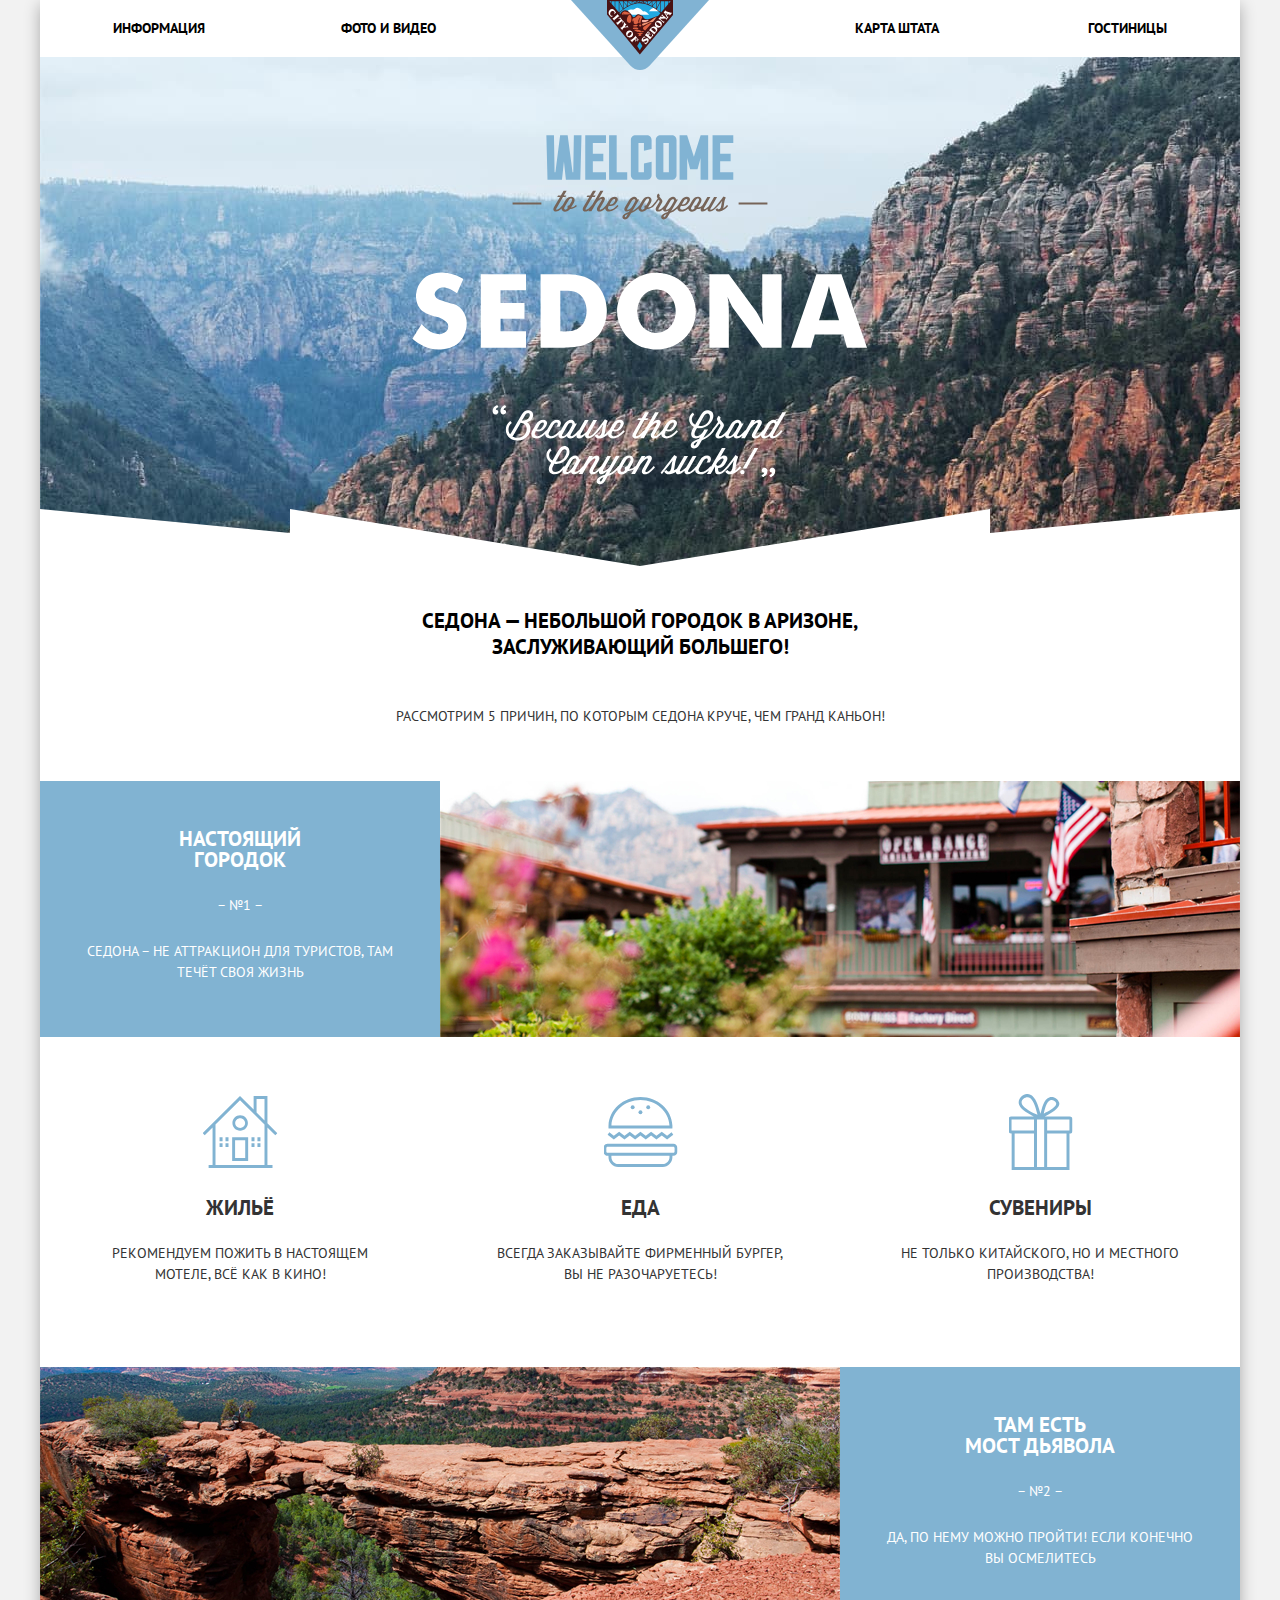
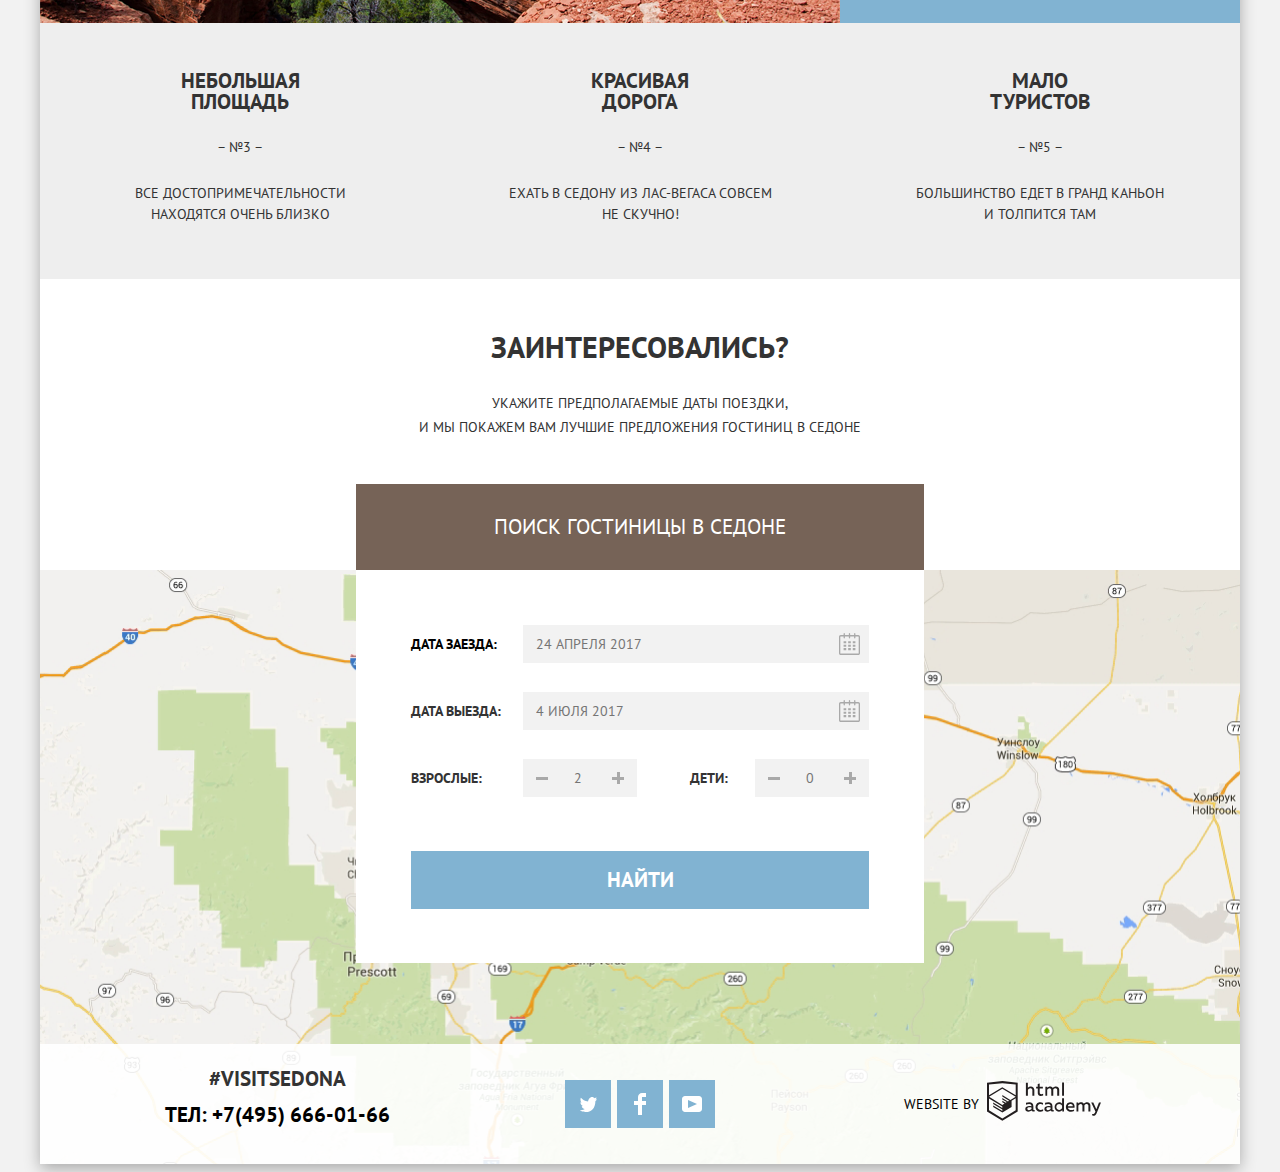
<file: index.html>
<!DOCTYPE html>
<html class="page" lang="ru">
  <head>
    <meta charset="utf-8">
    <title>HTML Academy: Седона</title>
    <link href="https://fonts.googleapis.com/css2?family=PT+Sans:wght@400;700&display=swap" rel="stylesheet">
    <link href="css/normalize_min.css" rel="stylesheet">
    <link href="css/style_min.css" rel="stylesheet">
  </head>
  <body class="page_body">
    <div class="container">
    <header class="header">
          <div class="logo_Sedona_container">
            <a>
              <img src="img/logo_sedona.svg" width="138" height="70" alt="Логотип City of Sedona">
            </a>
          </div>
          <nav class="main_navigation">
            <ul class="site_navigation">
              <li class="site_navigation_align_left"><a href="">Информация</a></li>
              <li class="site_navigation_align_left"><a href="">Фото и видео</a></li>
              <li class="site_navigation_align_right"><a href="">Карта штата</a></li>
              <li class="site_navigation_align_right"><a href="hotels.html">Гостиницы</a></li>
            </ul>
          </nav>
      <section class="header_Sedona_container">
          <h2 class="visually_hidden">Welcome to Sedona</h2>
          <div class="header_Sedona">
            <img src="img/intro-welcome.svg" width="456" height="350" alt="Welcome">
          </div>
          <div class="mask">
          <svg width="1200" height="57" viewBox="0 0 1200 57" fill="none" xmlns="http://www.w3.org/2000/svg">
          <path d="M0 57V0L250 24V0L600 57L950 0V24L1200 0V57H0Z" fill="white"/>
          </svg>
          </div>
      </section>
    </header>
    <main>
      <section class="advantages">
                  <h2 class="advantages_header">Седона &mdash; небольшой городок в Аризоне, заслуживающий большего!</h2>
                  <p class="advantages_text">Рассмотрим 5 причин, по которым Седона круче, чем Гранд Каньон!</p>
                  <ul class="advantages_list">
                      <li class="advantages_item">
                          <div class="advantage_item_wrapper_blue">
                            <h3 class="advantage_header white">Настоящий городок</h3>
                            <p class="advantage_number white">&ndash; №1 &ndash;</p>
                            <p class="advantage_text white">Седона &ndash; не аттракцион для туристов, там течёт своя жизнь</p>
                          </div>
                            <ul class="advantages_item_sublist">
                              <li class="advantage_item_wrapper icon lodging">
                                <h3 class="advantage_header">Жильё</h3>
                                <p class="advantage_text">Рекомендуем пожить в настоящем мотеле, всё как в кино!</p>
                              </li>
                              <li class="advantage_item_wrapper icon food">
                                <h3 class="advantage_header">Еда</h3>
                                <p class="advantage_text">Всегда заказывайте фирменный бургер, <br>вы не разочаруетесь!</p>
                              </li>
                              <li class="advantage_item_wrapper icon souvenirs">
                                <h3 class="advantage_header">Сувениры</h3>
                                <p class="advantage_text">Не только китайского, но и местного производства!</p>
                              </li>
                            </ul>
                        </li>
                        <li class="advantages_item">
                          <div class="advantage_item_wrapper_blue_left">
                              <h3 class="advantage_header white">Там есть <br>мост дьявола</h3>
                              <p class="advantage_number white">&ndash; №2 &ndash;</p>
                              <p class="advantage_text white">Да, по нему можно пройти! Если конечно вы осмелитесь</p>
                          </div>
                        </li>
                        <li class="advantages_item">
                          <div class="advantage_item_wrapper advantage_item_wrapper_neutral">
                            <h3 class="advantage_header">Небольшая площадь</h3>
                            <p class="advantage_number">&ndash; №3 &ndash;</p>
                            <p class="advantage_text">Все достопримечательности <br>находятся очень близко</p>
                          </div>
                        </li>
                        <li class="advantages_item">
                          <div class="advantage_item_wrapper advantage_item_wrapper_neutral">
                            <h3 class="advantage_header">Красивая дорога</h3>
                            <p class="advantage_number">&ndash; №4 &ndash;</p>
                            <p class="advantage_text">Ехать в Седону из Лас-Вегаса совсем <br>не скучно!</p>
                          </div>
                        </li>
                        <li class="advantages_item">
                          <div class="advantage_item_wrapper advantage_item_wrapper_neutral">
                            <h3 class="advantage_header">Мало туристов</h3>
                            <p class="advantage_number">&ndash; №5 &ndash;</p>
                            <p class="advantage_text">Большинство едет в Гранд Каньон <br>и толпится там</p>
                          </div>
                        </li>
                      </ul>
      </section>
      <section class="dates">
                <h2 class="dates_header">Заинтересовались?</h2>
                <p class="dates_p">Укажите предполагаемые даты поездки, <br>и мы покажем Вам лучшие предложения гостиниц в Седоне</p>
                <div class="search_wrapper">
                  <a class="search">Поиск гостиницы в Седоне</a>
                </div>
                <div class="map">
                  <iframe class="map_iframe" src="https://www.google.com/maps/embed?pb=!1m18!1m12!1m3!1d703649.4497450957!2d-112.23864602996112!3d34.9894003472707!2m3!1f0!2f0!3f0!3m2!1i1024!2i768!4f13.1!3m3!1m2!1s0x872da132f942b00d%3A0x5548c523fa6c8efd!2z0KHQtdC00L7QvdCwLCDQkNGA0LjQt9C-0L3QsCA4NjMzNiwg0KHQqNCQ!5e0!3m2!1sru!2sru!4v1593173799579!5m2!1sru!2sru" width="1200" height="594" allowfullscreen="" title="Местонахождение Седоны" aria-hidden="false" tabindex="0"></iframe>
                  <img src="img/map.png" width="1200" height="594" class="map_img" alt="Местонахождение Седоны">
                </div>
      </section>
    </main>
    <footer class="footer">
          <div class="footer_wrapper">
                <div class="footer_contacts">
                  <p class="visit_Sedona">#VisitSedona</p>
                  <p class="visit_Sedona_tel"><a href="tel:+74956660266" class="a_visit_Sedona_tel">тел:&nbsp;+7(495) 666-01-66</a></p>
                </div>
                <div class="social_buttons_container">
                  <ul class="social_buttons">
                    <li><a href="#" class="social_button twitter">
                      <span class="visually-hidden">Твиттер</span>
                      <img src="img/twitter.svg" width="17" height="17" alt="twitter">
                    </a></li>
                    <li><a href="#" class="social_button facebook">
                      <span class="visually-hidden">Фейсбук</span>
                      <svg width="12" height="22" viewBox="0 0 12 22" fill="none" xmlns="http://www.w3.org/2000/svg">
                      <g opacity="1">
                      <path d="M12 4V0H8C5.79086 0 4 1.79086 4 4V8H0V12H4V22H8V12H12V8H8V4H12Z" fill="white"/>
                      </g>
                      </svg>
                    </a></li>
                    <li><a href="#" class="social_button youtube">
                      <span class="visually-hidden">Youtube</span>
                      <svg width="20" height="16" viewBox="0 0 20 16" fill="none" xmlns="http://www.w3.org/2000/svg">
                      <path fill-rule="evenodd" clip-rule="evenodd" d="M3 0H17C18.65 0 20 1.35 20 3V13C20 14.65 18.65 16 17 16H3C1.35 16 0 14.65 0 13V3C0 1.35 1.35 0 3 0ZM6.027 4.002V11.998L15.014 8L6.027 4.002Z" fill="white"/>
                      </svg>
                    </a></li>
                  </ul>
                </div>
                <div class="copyright_container">
                  <div class="copyright_wrapper">
                    <p class="copyright">Website by</p>
                    <a href="https://htmlacademy.ru/intensive/htmlcss">
                      <svg class="logo_container" width="115" height="41" viewBox="0 0 115 41" fill="none" xmlns="http://www.w3.org/2000/svg">
                      <path fill-rule="evenodd" clip-rule="evenodd" d="M15.5197 1.05737H15.3509L0 2.71895V31.4945L15.3509 40.8382L30.7018 31.4945V2.71895L15.5197 1.05737ZM77.0183 2.62185H75.0876V15.7311H77.0183V2.62185ZM40.8619 2.63264V7.76843C41.6131 6.9864 42.6386 6.5436 43.7105 6.53843C44.6823 6.47908 45.6329 6.84495 46.3253 7.54479C47.0177 8.24462 47.3866 9.21244 47.3399 10.2068V15.7634H45.367V10.4658C45.4231 9.94897 45.2754 9.43059 44.9566 9.02553C44.6377 8.62047 44.174 8.36218 43.6683 8.3079H43.3518C42.3456 8.36979 41.4321 8.9295 40.9041 9.80764V15.7634H38.8995V2.63264H40.8619ZM77.0183 31.4837H75.2775V30.0595C74.4828 31.1353 73.23 31.7538 71.9119 31.7211C69.4751 31.5528 67.5825 29.4822 67.5825 26.9845C67.5825 24.4867 69.4751 22.4162 71.9119 22.2479C73.1195 22.2052 74.2818 22.7203 75.0771 23.6505V18.3205H77.0183V31.4837ZM47.0656 30.0595C47.263 30.0515 47.4583 30.0152 47.6459 29.9516V31.3866C47.2482 31.5404 46.826 31.6172 46.4009 31.6132C45.6482 31.6769 44.9394 31.2429 44.639 30.5342C43.7036 31.31 42.5302 31.7227 41.3261 31.6995C39.733 31.6995 38.256 30.804 38.256 28.9482C38.256 26.65 40.3661 25.9379 42.1702 25.9379C42.9402 25.9505 43.707 26.0408 44.4596 26.2076V25.884C44.4596 24.805 43.6578 23.9742 42.1491 23.9742C41.0585 23.9764 39.9804 24.2116 38.9839 24.6647V22.8305C40.0678 22.451 41.204 22.2506 42.3495 22.2371C44.8394 22.2371 46.3693 23.4455 46.3693 26.1753V29.4121C46.3546 29.5668 46.401 29.721 46.4981 29.8406C46.5951 29.9601 46.7349 30.035 46.8862 30.0487H47.0656V30.0595ZM40.2711 28.8403C40.298 29.229 40.4761 29.5905 40.7655 29.844C41.055 30.0974 41.4317 30.2217 41.8115 30.189H41.9275C42.8819 30.1906 43.7973 29.8022 44.4702 29.11V27.5779C43.842 27.4414 43.2026 27.3655 42.5605 27.3513C41.5055 27.3513 40.2817 27.7074 40.2817 28.8403H40.2711ZM56.0229 22.9384C55.1962 22.4632 54.2596 22.2246 53.3115 22.2479H52.9422C51.7332 22.2873 50.5891 22.8166 49.7619 23.7192C48.9347 24.6218 48.4923 25.8236 48.5321 27.06V27.5024C48.6957 30.0004 50.805 31.8921 53.2482 31.7318C54.2519 31.7555 55.2477 31.5452 56.1601 31.1168V29.2718C55.3769 29.7215 54.4945 29.9591 53.5963 29.9624C52.5199 30.0288 51.4963 29.4793 50.9385 28.5356C50.3806 27.5918 50.3806 26.4095 50.9385 25.4658C51.4963 24.522 52.5199 23.9725 53.5963 24.039C54.461 24.0357 55.3066 24.2989 56.0229 24.7942V22.9384ZM66.1514 30.0595C66.3488 30.0515 66.5441 30.0152 66.7317 29.9516V31.3866C66.334 31.5404 65.9118 31.6172 65.4867 31.6132C64.734 31.6769 64.0252 31.2429 63.7248 30.5342C62.7894 31.31 61.616 31.7227 60.4119 31.6995C58.8188 31.6995 57.3417 30.804 57.3417 28.9482C57.3417 26.65 59.4518 25.9379 61.256 25.9379C62.0259 25.9505 62.7928 26.0408 63.5454 26.2076V25.884C63.5454 24.805 62.7436 23.9742 61.2349 23.9742C60.1443 23.9764 59.0662 24.2116 58.0697 24.6647V22.8305C59.1536 22.451 60.2897 22.2506 61.4353 22.2371C63.9252 22.2371 65.455 23.4455 65.455 26.1753V29.4121C65.4404 29.5668 65.4868 29.721 65.5838 29.8406C65.6809 29.9601 65.8207 30.035 65.972 30.0487H66.1514V30.0595ZM59.855 29.8481C59.5632 29.5943 59.3837 29.2311 59.3569 28.8403H59.378C59.378 27.7074 60.5385 27.3513 61.6569 27.3513C62.299 27.3655 62.9383 27.4414 63.5665 27.5779V29.11C62.8937 29.8022 61.9782 30.1906 61.0239 30.189H60.9078C60.5263 30.2247 60.1469 30.1019 59.855 29.8481ZM69.3271 26.9305C69.3271 25.2859 70.6308 23.9526 72.239 23.9526L72.2601 24.0066C73.4742 24.0066 74.5742 24.7382 75.0665 25.8732V28.0311C74.5856 29.1871 73.4673 29.9296 72.239 29.9084C70.6308 29.9084 69.3271 28.5752 69.3271 26.9305ZM83.3486 22.2479C86.8408 22.2479 88.0541 25.1395 87.4844 27.7397H80.922C81.1436 29.3582 82.6839 30.0163 84.2876 30.0163C85.2509 30.0196 86.2027 29.8021 87.0729 29.3797V31.1061C86.0736 31.5421 84.9939 31.7519 83.9078 31.7211C81.2385 31.7211 78.8963 30.189 78.8963 26.9521C78.8362 25.7502 79.2482 24.5736 80.0408 23.6841C80.8334 22.7945 81.9408 22.2658 83.1165 22.2155H83.3486V22.2479ZM80.8693 26.1753C80.9704 24.8237 82.1216 23.8104 83.4436 23.9095H83.4858C84.1064 23.8531 84.7196 24.08 85.1612 24.5295C85.6028 24.979 85.8275 25.6051 85.7752 26.24H80.8693V26.1753ZM89.489 31.4621V22.4961H91.2298V23.575C91.9777 22.7197 93.041 22.2229 94.1628 22.2047C95.2951 22.1328 96.3712 22.7163 96.9482 23.7153C97.7407 22.8335 98.8477 22.3161 100.018 22.2803C100.952 22.2327 101.859 22.6011 102.507 23.2901C103.154 23.9792 103.478 24.9213 103.394 25.8732V31.4837H101.39V25.9271C101.437 25.4734 101.306 25.0191 101.024 24.6647C100.743 24.3104 100.336 24.0852 99.8917 24.039H99.6174C98.7512 24.0941 97.9525 24.536 97.4335 25.2474V31.4837H95.4289V25.9271C95.4728 25.47 95.3357 25.0139 95.0481 24.6611C94.7606 24.3082 94.3467 24.088 93.8991 24.0497H93.6881C92.7466 24.1344 91.8915 24.6449 91.3564 25.4416V31.5161H89.5312L89.489 31.4621ZM113.977 22.4745H111.972L109.324 29.2718L106.306 22.4853H104.196L108.417 31.5484L108.237 32.0016C107.72 33.3611 107.003 34.0516 106.053 34.0516C105.75 34.0548 105.447 34.0112 105.156 33.9221V35.6161C105.536 35.7125 105.926 35.7632 106.317 35.7671C107.646 35.7671 108.902 35.0226 109.851 32.6813L113.977 22.4745ZM52.689 6.78658V3.54974L50.7266 4.01369V6.73264H49.144V8.49132H50.7899V12.9905C50.7231 13.817 51.0244 14.6301 51.61 15.2038C52.1955 15.7775 53.0028 16.0505 53.8073 15.9468C54.5996 15.9535 55.3875 15.8259 56.139 15.5692V13.8429C55.5727 14.0781 54.9672 14.199 54.356 14.199C53.2165 14.199 52.689 13.8105 52.689 12.6237V8.5129H55.8541V6.78658H52.689ZM58.3862 15.7526V6.75421H60.1376V7.83316C60.8811 6.97655 61.9403 6.476 63.0601 6.45211C64.1624 6.38099 65.2146 6.93142 65.8032 7.88711C66.5958 7.00534 67.7028 6.48794 68.8734 6.45211C69.8138 6.41462 70.7233 6.79859 71.364 7.50353C72.0046 8.20846 72.3126 9.16418 72.2073 10.1205V15.7418H70.2028V10.1853C70.2499 9.73151 70.1184 9.27721 69.8373 8.92287C69.5561 8.56853 69.1485 8.34334 68.7046 8.29711H68.4619C67.5957 8.35228 66.797 8.7942 66.278 9.50553V15.7418H64.2734V10.1853C64.3206 9.73151 64.1891 9.27721 63.9079 8.92287C63.6268 8.56853 63.2191 8.34334 62.7752 8.29711H62.5326C61.5911 8.38181 60.736 8.89229 60.2009 9.68895V15.7634H58.3862V15.7526ZM28.6972 30.3033L28.7078 30.2968L28.6972 30.3184V30.3033ZM28.6972 18.3205V30.3033L15.3509 38.4321L2.00459 30.3184V18.5147L15.2876 26.6068V28.0311L6.18257 22.5284V23.9418L15.3404 29.5632V31.0629L6.19312 25.4955V26.9521L15.3509 32.5734L24.5826 26.9197V20.8129L28.6972 18.3205ZM28.7078 16.7776L25.0362 18.9355L23.3482 20.0145L15.3087 15.0837V16.4971L22.156 20.7266L22.0083 20.8237L20.9532 21.4063L15.2876 17.9537V19.3995L19.761 22.1184L18.706 22.8413L15.3298 20.7913V22.2047L17.5454 23.5426L15.2982 24.9021L2.11009 16.864L15.3087 8.72869L28.7078 16.7776ZM15.2876 7.27211L28.7078 15.3534V4.56395L15.3615 3.12895L2.01514 4.56395V15.3534L15.2876 7.27211Z" fill="#231F20"/>
                      </svg>
                    </a>
                  </div>
                </div>
            </div>
    </footer>
    <div class="popup">
      <form action="https://echo.htmlacademy.ru" method="post" class="form">
        <div class="popup_container">
        <p class="arrival_container">
          <label for="arrival_date" class="arrival_date">Дата заезда:</label>
          <input type="text" name="arrival_date" id="arrival_date" class="arrival_date_input" placeholder="24 апреля 2017">
              <svg class="arrival_svg" width="21" height="23" viewBox="0 0 21 23" fill="none" xmlns="http://www.w3.org/2000/svg">
              <path fill-rule="evenodd" clip-rule="evenodd" d="M16.406 3.02498H19.251C20.217 3.02498 21 3.84698 21 4.86198V21.164C21 22.179 20.217 23 19.251 23H1.75C0.784 23 0 22.179 0 21.164V4.86198C0 3.84698 0.784 3.02498 1.75 3.02498H4.593V1.64798C4.593 1.26698 4.887 0.958984 5.25 0.958984C5.612 0.958984 5.906 1.26698 5.906 1.64798V3.02498H9.844V1.64798C9.844 1.26698 10.138 0.958984 10.501 0.958984C10.862 0.958984 11.156 1.26698 11.156 1.64798V3.02498H15.094V1.64798C15.094 1.26698 15.387 0.958984 15.75 0.958984C16.112 0.958984 16.406 1.26698 16.406 1.64798V3.02498ZM19.5646 21.484C19.6466 21.3979 19.691 21.2828 19.688 21.164H19.689V4.86198C19.689 4.60898 19.493 4.40298 19.252 4.40298H16.407V5.78098C16.407 6.16198 16.113 6.46998 15.751 6.46998C15.388 6.46998 15.095 6.16198 15.095 5.78098V4.40298H11.157V5.78098C11.157 6.16198 10.863 6.46998 10.502 6.46998C10.139 6.46998 9.845 6.16198 9.845 5.78098V4.40298H5.907V5.78098C5.907 6.16198 5.613 6.46998 5.251 6.46998C4.888 6.46998 4.594 6.16198 4.594 5.78098V4.40298H1.75C1.50263 4.40953 1.30696 4.61458 1.312 4.86198V21.164C1.30696 21.4114 1.50263 21.6164 1.75 21.623H19.251C19.3698 21.6201 19.4826 21.5701 19.5646 21.484Z" fill="#A9A9A9"/>
              <path fill-rule="evenodd" clip-rule="evenodd" d="M4.59399 9.2251H7.21899V11.2911H4.59399V9.2251ZM4.59399 12.6681H7.21899V14.7351H4.59399V12.6681ZM7.21899 16.1121H4.59399V18.1781H7.21899V16.1121ZM9.18799 16.1121H11.813V18.1781H9.18799V16.1121ZM11.813 12.6681H9.18799V14.7351H11.813V12.6681ZM9.18799 9.2251H11.813V11.2911H9.18799V9.2251ZM16.406 16.1121H13.781V18.1781H16.406V16.1121ZM13.781 12.6681H16.406V14.7351H13.781V12.6681ZM16.406 9.2251H13.781V11.2911H16.406V9.2251Z" fill="#A9A9A9"/>
              </svg>
          </p>
        <p class="departure_container">
          <label for="departure_date" class="departure_date">Дата выезда:</label><input type="text" name="departure_date" id="departure_date" class="departure_date_input" placeholder="4 июля 2017">
            <svg class="departure_svg" width="21" height="23" viewBox="0 0 21 23" fill="none" xmlns="http://www.w3.org/2000/svg">
            <path fill-rule="evenodd" clip-rule="evenodd" d="M16.406 3.02498H19.251C20.217 3.02498 21 3.84698 21 4.86198V21.164C21 22.179 20.217 23 19.251 23H1.75C0.784 23 0 22.179 0 21.164V4.86198C0 3.84698 0.784 3.02498 1.75 3.02498H4.593V1.64798C4.593 1.26698 4.887 0.958984 5.25 0.958984C5.612 0.958984 5.906 1.26698 5.906 1.64798V3.02498H9.844V1.64798C9.844 1.26698 10.138 0.958984 10.501 0.958984C10.862 0.958984 11.156 1.26698 11.156 1.64798V3.02498H15.094V1.64798C15.094 1.26698 15.387 0.958984 15.75 0.958984C16.112 0.958984 16.406 1.26698 16.406 1.64798V3.02498ZM19.5646 21.484C19.6466 21.3979 19.691 21.2828 19.688 21.164H19.689V4.86198C19.689 4.60898 19.493 4.40298 19.252 4.40298H16.407V5.78098C16.407 6.16198 16.113 6.46998 15.751 6.46998C15.388 6.46998 15.095 6.16198 15.095 5.78098V4.40298H11.157V5.78098C11.157 6.16198 10.863 6.46998 10.502 6.46998C10.139 6.46998 9.845 6.16198 9.845 5.78098V4.40298H5.907V5.78098C5.907 6.16198 5.613 6.46998 5.251 6.46998C4.888 6.46998 4.594 6.16198 4.594 5.78098V4.40298H1.75C1.50263 4.40953 1.30696 4.61458 1.312 4.86198V21.164C1.30696 21.4114 1.50263 21.6164 1.75 21.623H19.251C19.3698 21.6201 19.4826 21.5701 19.5646 21.484Z" fill="#A9A9A9"/>
            <path fill-rule="evenodd" clip-rule="evenodd" d="M4.59399 9.2251H7.21899V11.2911H4.59399V9.2251ZM4.59399 12.6681H7.21899V14.7351H4.59399V12.6681ZM7.21899 16.1121H4.59399V18.1781H7.21899V16.1121ZM9.18799 16.1121H11.813V18.1781H9.18799V16.1121ZM11.813 12.6681H9.18799V14.7351H11.813V12.6681ZM9.18799 9.2251H11.813V11.2911H9.18799V9.2251ZM16.406 16.1121H13.781V18.1781H16.406V16.1121ZM13.781 12.6681H16.406V14.7351H13.781V12.6681ZM16.406 9.2251H13.781V11.2911H16.406V9.2251Z" fill="#A9A9A9"/>
            </svg>
        </p>
        <div class="numbers">
          <div class="adults_container">
            <label for="adults_input" class="adults">Взрослые:</label>
              <div class="number_input">
                <div class="minus_container">
                  <div class="minus"></div>
                </div>
                <input type="number" name="adults" id="adults_input" class="adults_input" placeholder="2">
                <div class="plus_container">
                  <div class="plus"></div>
                  <div class="minus"></div>
                </div>
              </div>
          </div>
          <div class="children_container">
            <label for="children" class="children">Дети:</label>
            <div class="number_input">
              <div class="minus_container">
                <div class="minus"></div>
              </div>
            <input type="number" name="children" id="children" class="children_input" placeholder="0">
              <div class="plus_container">
                <div class="plus"></div>
                <div class="minus"></div>
              </div>
            </div>
          </div>
        <button type="submit" class="submit">Найти</button>
        </div>
      </div>
      </form>
    </div>
  </div>
  <script src="js/popup_min.js"></script>
  </body>
</html>
</file>
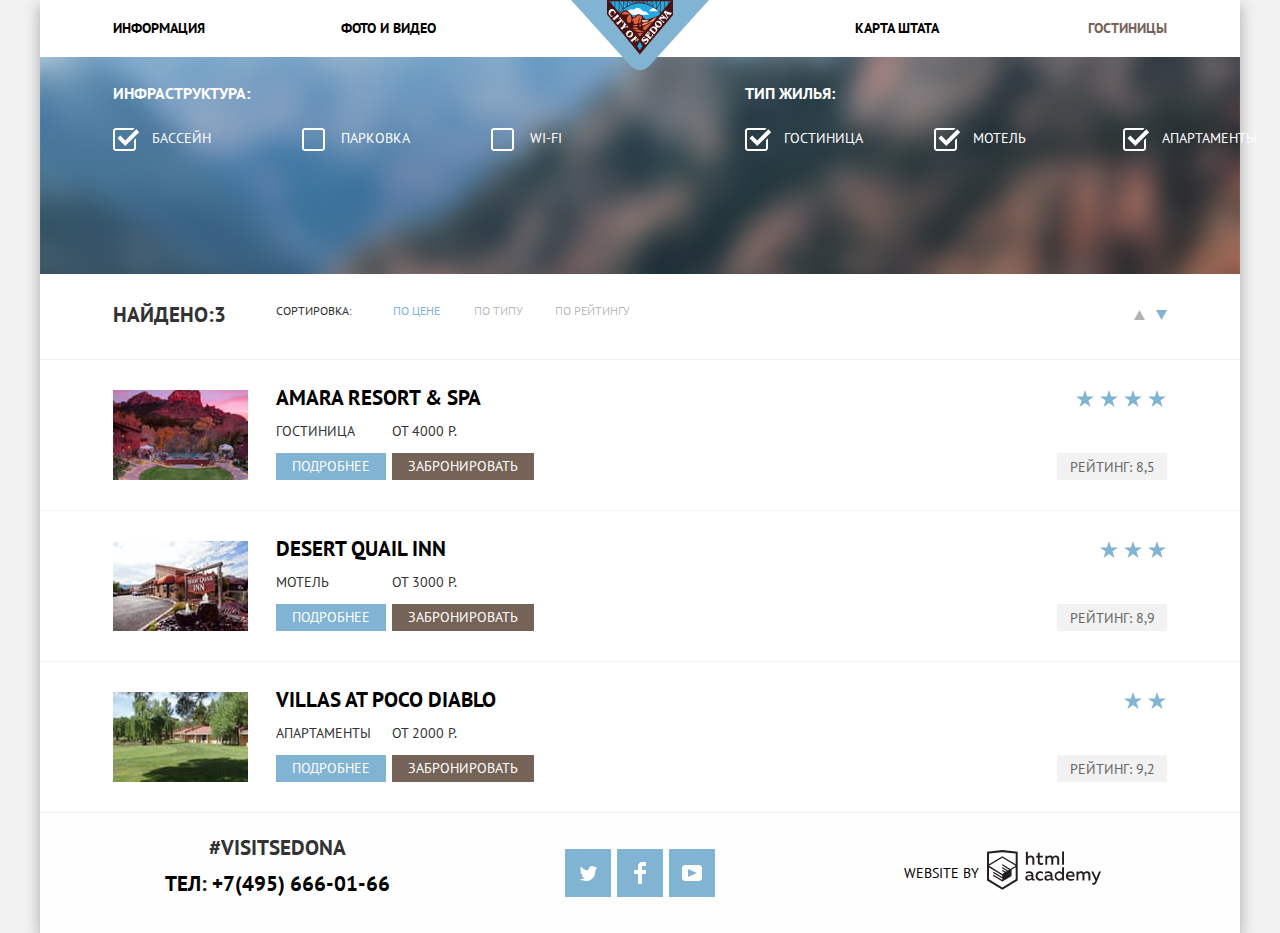
<file: hotels.html>
<!DOCTYPE html>
<html class="page" lang="ru">
  <head>
    <meta charset="utf-8">
    <title>HTML Academy: Седона</title>
    <link href="https://fonts.googleapis.com/css2?family=PT+Sans:wght@400;700&display=swap" rel="stylesheet">
    <link href="css/normalize_min.css" rel="stylesheet">
    <link href="css/style_min.css" rel="stylesheet">
  </head>
  <body class="page_body">
    <div class="container">
    <header class="header">
      <div class="logo_Sedona_container">
        <a href="index.html">
          <img src="img/logo_sedona.svg" width="138" height="70" alt="Логотип City of Sedona">
        </a>
      </div>
      <nav class="main_navigation">
        <ul class="site_navigation">
          <li class="site_navigation_align_left"><a href="">Информация</a></li>
          <li class="site_navigation_align_left"><a href="">Фото и видео</a></li>
          <li class="site_navigation_align_right"><a href="">Карта штата</a></li>
          <li class="site_navigation_align_right"><a>Гостиницы</a></li>
        </ul>
      </nav>
    </header>
    <main>
      <section class="hotel_form">
          <h2 class="visually_hidden">Выбор гостиницы</h2>
          <form action="https://echo.htmlacademy.ru" method="post" class="filter">
            <fieldset class="fieldset">
              <legend class="legend">Инфраструктура:</legend>
              <input id="swimmingpool" name="swimmingpool" type="checkbox" class="filter_input_checkbox visually_hidden" checked><label for="swimmingpool" class="legend_label">Бассейн</label>
              <input id="parking" name="parking" type="checkbox" class="filter_input_checkbox visually_hidden"><label for="parking" class="legend_label">Парковка</label>
              <input id="wifi" name="wifi" type="checkbox" class="filter_input_checkbox visually_hidden"><label for="wifi" class="legend_label">Wi-Fi</label>
            </fieldset>
            <fieldset class="fieldset">
              <legend class="legend">Тип жилья:</legend>
              <input id="hotel" name="hotel" type="checkbox" class="filter_input_checkbox visually_hidden" checked><label for="hotel" class="legend_label">Гостиница</label>
              <input id="motel" name="motel" type="checkbox" class="filter_input_checkbox visually_hidden" checked><label for="motel" class="legend_label">Мотель</label>
              <input id="apartments" name="apartments" type="checkbox" class="filter_input_checkbox visually_hidden" checked><label for="apartments" class="legend_label">Апартаменты</label>
            </fieldset>
            <div class="ranges_submit_wrapper">
            <fieldset class="fieldset">
              <legend class="legend_price">Стоимость в сутки (Р):</legend>
              <div class="range_filter">
                <div class="price_controls">
                  <label class="min_price">
                    от<input type="number" name="main_navigationprice" value="0">
                  </label>
                  <div class="divider"></div>
                  <label class="max_price">
                    до<input type="number" name="max_price" value="3000">
                  </label>
                </div>
              </div>
                <div class="range_controls">
                  <div class="scale">
                    <div class="bar" style="width: 80%; margin-left: 0"></div>
                      <div class="toggle toggle_min" tabindex="0" style="left: 0"></div>
                      <div class="toggle toggle_max" tabindex="0" style="left: 80%"></div>
                  </div>
              </div>
            </fieldset>
            <button type="submit" class="submit_hotels">Показать</button>
          </div>
          </form>
      </section>
      <section class="hotels">
          <div class="results">
            <h3 class="results_header">Найдено:3</h3>
            <div class="sort_container">
              <h4 class="sort_header">Сортировка:</h4>
              <ul class="sort">
              <li class="sort_items chosen">По цене</li>
              <li class="sort_items">По типу</li>
              <li class="sort_items">По рейтингу</li>
              </ul>
              <div class="icons">
                <div class="icon_up">
                  <svg xmlns="http://www.w3.org/2000/svg" width="11" height="10" viewBox="0 0 11 10"><path fill="#231F20" d="M5.5 0L0 10h11z"/></svg>
                </div>
                <div class="icon_down active_icon">
                  <svg xmlns="http://www.w3.org/2000/svg" width="11" height="10" viewBox="0 0 11 10"><path fill="#231F20" d="M5.5 10L0 0h11"/></svg>
                </div>
              </div>
            </div>
          </div>
          <ul class="hotels_list">
            <li>
              <article class="hotels_item">
                <img src="img/hotel_amara.jpg" width="135" height="90" alt="Hotel Amara">
                <div class="item_information">
                  <div class="part_1">
                    <h3 class="hotel_item_header">Amara Resort & Spa</h3>
                    <ul class="stars">
                      <li class="star"></li>
                      <li class="star"></li>
                      <li class="star"></li>
                      <li class="star"></li>
                    </ul>
                  </div>
                  <div class="part_2">
                    <p class="hotel_item_text">Гостиница</p>
                    <p class="hotel_item_text">от 4000 р.</p>
                  </div>
                  <div class="part_3">
                    <a href="" class="more_information">Подробнее</a>
                    <a href="" class="reservation">Забронировать</a>
                    <div class="rating">Рейтинг: 8,5</div>
                  </div>
                </div>
              </article>
            </li>
            <li>
              <article class="hotels_item">
                <img src="img/hotel_desert_quail.jpg" width="135" height="90" alt="Hotel Desert Quail Inn">
                <div class="item_information">
                  <div class="part_1">
                    <h3 class="hotel_item_header">Desert Quail Inn</h3>
                    <ul class="stars">
                      <li class="star"></li>
                      <li class="star"></li>
                      <li class="star"></li>
                    </ul>
                  </div>
                  <div class="part_2">
                    <p class="hotel_item_text">Мотель</p>
                    <p class="hotel_item_text">от 3000 р.</p>
                  </div>
                  <div class="part_3">
                    <a href="" class="more_information">Подробнее</a>
                    <a href="" class="reservation">Забронировать</a>
                    <div class="rating">Рейтинг: 8,9</div>
                  </div>
                </div>
              </article>
            </li>
            <li>
              <article class="hotels_item">
                <img src="img/hotel_villas_at_poco_diablo.jpg" width="135" height="90" alt="Hotel Villas at Poco Diablo">
                <div class="item_information">
                  <div class="part_1">
                    <h3 class="hotel_item_header">Villas At Poco Diablo</h3>
                    <ul class="stars">
                      <li class="star"></li>
                      <li class="star"></li>
                    </ul>
                  </div>
                  <div class="part_2">
                    <p class="hotel_item_text">Апартаменты</p>
                    <p class="hotel_item_text">от 2000 р.</p>
                  </div>
                  <div class="part_3">
                    <a href="" class="more_information">Подробнее</a>
                    <a href="" class="reservation">Забронировать</a>
                    <div class="rating">Рейтинг: 9,2</div>
                  </div>
                </div>
              </article>
            </li>
          </ul>
      </section>
    </main>
    <footer class="footer">
          <div class="footer_wrapper">
                <div class="footer_contacts">
                  <p class="visit_Sedona">#VisitSedona</p>
                  <p class="visit_Sedona_tel"><a href="tel:+74956660266" class="a_visit_Sedona_tel">тел:&nbsp;+7(495) 666-01-66</a></p>
                </div>
                <div class="social_buttons_container">
                  <ul class="social_buttons">
                    <li><a href="#" class="social_button twitter">
                      <span class="visually-hidden">Твиттер</span>
                      <img src="img/twitter.svg" width="17" height="17" alt="twitter">
                    </a></li>
                    <li><a href="#" class="social_button facebook">
                      <span class="visually-hidden">Фейсбук</span>
                      <svg width="12" height="22" viewBox="0 0 12 22" fill="none" xmlns="http://www.w3.org/2000/svg">
                      <g opacity="1">
                      <path d="M12 4V0H8C5.79086 0 4 1.79086 4 4V8H0V12H4V22H8V12H12V8H8V4H12Z" fill="white"/>
                      </g>
                      </svg>
                    </a></li>
                    <li><a href="#" class="social_button youtube">
                      <span class="visually-hidden">Youtube</span>
                      <svg width="20" height="16" viewBox="0 0 20 16" fill="none" xmlns="http://www.w3.org/2000/svg">
                      <path fill-rule="evenodd" clip-rule="evenodd" d="M3 0H17C18.65 0 20 1.35 20 3V13C20 14.65 18.65 16 17 16H3C1.35 16 0 14.65 0 13V3C0 1.35 1.35 0 3 0ZM6.027 4.002V11.998L15.014 8L6.027 4.002Z" fill="white"/>
                      </svg>
                    </a></li>
                  </ul>
                </div>
                <div class="copyright_container">
                  <div class="copyright_wrapper">
                    <p class="copyright">Website by</p>
                    <a href="https://htmlacademy.ru/intensive/htmlcss">
                      <svg class="logo_container" width="115" height="41" viewBox="0 0 115 41" fill="none" xmlns="http://www.w3.org/2000/svg">
                      <path fill-rule="evenodd" clip-rule="evenodd" d="M15.5197 1.05737H15.3509L0 2.71895V31.4945L15.3509 40.8382L30.7018 31.4945V2.71895L15.5197 1.05737ZM77.0183 2.62185H75.0876V15.7311H77.0183V2.62185ZM40.8619 2.63264V7.76843C41.6131 6.9864 42.6386 6.5436 43.7105 6.53843C44.6823 6.47908 45.6329 6.84495 46.3253 7.54479C47.0177 8.24462 47.3866 9.21244 47.3399 10.2068V15.7634H45.367V10.4658C45.4231 9.94897 45.2754 9.43059 44.9566 9.02553C44.6377 8.62047 44.174 8.36218 43.6683 8.3079H43.3518C42.3456 8.36979 41.4321 8.9295 40.9041 9.80764V15.7634H38.8995V2.63264H40.8619ZM77.0183 31.4837H75.2775V30.0595C74.4828 31.1353 73.23 31.7538 71.9119 31.7211C69.4751 31.5528 67.5825 29.4822 67.5825 26.9845C67.5825 24.4867 69.4751 22.4162 71.9119 22.2479C73.1195 22.2052 74.2818 22.7203 75.0771 23.6505V18.3205H77.0183V31.4837ZM47.0656 30.0595C47.263 30.0515 47.4583 30.0152 47.6459 29.9516V31.3866C47.2482 31.5404 46.826 31.6172 46.4009 31.6132C45.6482 31.6769 44.9394 31.2429 44.639 30.5342C43.7036 31.31 42.5302 31.7227 41.3261 31.6995C39.733 31.6995 38.256 30.804 38.256 28.9482C38.256 26.65 40.3661 25.9379 42.1702 25.9379C42.9402 25.9505 43.707 26.0408 44.4596 26.2076V25.884C44.4596 24.805 43.6578 23.9742 42.1491 23.9742C41.0585 23.9764 39.9804 24.2116 38.9839 24.6647V22.8305C40.0678 22.451 41.204 22.2506 42.3495 22.2371C44.8394 22.2371 46.3693 23.4455 46.3693 26.1753V29.4121C46.3546 29.5668 46.401 29.721 46.4981 29.8406C46.5951 29.9601 46.7349 30.035 46.8862 30.0487H47.0656V30.0595ZM40.2711 28.8403C40.298 29.229 40.4761 29.5905 40.7655 29.844C41.055 30.0974 41.4317 30.2217 41.8115 30.189H41.9275C42.8819 30.1906 43.7973 29.8022 44.4702 29.11V27.5779C43.842 27.4414 43.2026 27.3655 42.5605 27.3513C41.5055 27.3513 40.2817 27.7074 40.2817 28.8403H40.2711ZM56.0229 22.9384C55.1962 22.4632 54.2596 22.2246 53.3115 22.2479H52.9422C51.7332 22.2873 50.5891 22.8166 49.7619 23.7192C48.9347 24.6218 48.4923 25.8236 48.5321 27.06V27.5024C48.6957 30.0004 50.805 31.8921 53.2482 31.7318C54.2519 31.7555 55.2477 31.5452 56.1601 31.1168V29.2718C55.3769 29.7215 54.4945 29.9591 53.5963 29.9624C52.5199 30.0288 51.4963 29.4793 50.9385 28.5356C50.3806 27.5918 50.3806 26.4095 50.9385 25.4658C51.4963 24.522 52.5199 23.9725 53.5963 24.039C54.461 24.0357 55.3066 24.2989 56.0229 24.7942V22.9384ZM66.1514 30.0595C66.3488 30.0515 66.5441 30.0152 66.7317 29.9516V31.3866C66.334 31.5404 65.9118 31.6172 65.4867 31.6132C64.734 31.6769 64.0252 31.2429 63.7248 30.5342C62.7894 31.31 61.616 31.7227 60.4119 31.6995C58.8188 31.6995 57.3417 30.804 57.3417 28.9482C57.3417 26.65 59.4518 25.9379 61.256 25.9379C62.0259 25.9505 62.7928 26.0408 63.5454 26.2076V25.884C63.5454 24.805 62.7436 23.9742 61.2349 23.9742C60.1443 23.9764 59.0662 24.2116 58.0697 24.6647V22.8305C59.1536 22.451 60.2897 22.2506 61.4353 22.2371C63.9252 22.2371 65.455 23.4455 65.455 26.1753V29.4121C65.4404 29.5668 65.4868 29.721 65.5838 29.8406C65.6809 29.9601 65.8207 30.035 65.972 30.0487H66.1514V30.0595ZM59.855 29.8481C59.5632 29.5943 59.3837 29.2311 59.3569 28.8403H59.378C59.378 27.7074 60.5385 27.3513 61.6569 27.3513C62.299 27.3655 62.9383 27.4414 63.5665 27.5779V29.11C62.8937 29.8022 61.9782 30.1906 61.0239 30.189H60.9078C60.5263 30.2247 60.1469 30.1019 59.855 29.8481ZM69.3271 26.9305C69.3271 25.2859 70.6308 23.9526 72.239 23.9526L72.2601 24.0066C73.4742 24.0066 74.5742 24.7382 75.0665 25.8732V28.0311C74.5856 29.1871 73.4673 29.9296 72.239 29.9084C70.6308 29.9084 69.3271 28.5752 69.3271 26.9305ZM83.3486 22.2479C86.8408 22.2479 88.0541 25.1395 87.4844 27.7397H80.922C81.1436 29.3582 82.6839 30.0163 84.2876 30.0163C85.2509 30.0196 86.2027 29.8021 87.0729 29.3797V31.1061C86.0736 31.5421 84.9939 31.7519 83.9078 31.7211C81.2385 31.7211 78.8963 30.189 78.8963 26.9521C78.8362 25.7502 79.2482 24.5736 80.0408 23.6841C80.8334 22.7945 81.9408 22.2658 83.1165 22.2155H83.3486V22.2479ZM80.8693 26.1753C80.9704 24.8237 82.1216 23.8104 83.4436 23.9095H83.4858C84.1064 23.8531 84.7196 24.08 85.1612 24.5295C85.6028 24.979 85.8275 25.6051 85.7752 26.24H80.8693V26.1753ZM89.489 31.4621V22.4961H91.2298V23.575C91.9777 22.7197 93.041 22.2229 94.1628 22.2047C95.2951 22.1328 96.3712 22.7163 96.9482 23.7153C97.7407 22.8335 98.8477 22.3161 100.018 22.2803C100.952 22.2327 101.859 22.6011 102.507 23.2901C103.154 23.9792 103.478 24.9213 103.394 25.8732V31.4837H101.39V25.9271C101.437 25.4734 101.306 25.0191 101.024 24.6647C100.743 24.3104 100.336 24.0852 99.8917 24.039H99.6174C98.7512 24.0941 97.9525 24.536 97.4335 25.2474V31.4837H95.4289V25.9271C95.4728 25.47 95.3357 25.0139 95.0481 24.6611C94.7606 24.3082 94.3467 24.088 93.8991 24.0497H93.6881C92.7466 24.1344 91.8915 24.6449 91.3564 25.4416V31.5161H89.5312L89.489 31.4621ZM113.977 22.4745H111.972L109.324 29.2718L106.306 22.4853H104.196L108.417 31.5484L108.237 32.0016C107.72 33.3611 107.003 34.0516 106.053 34.0516C105.75 34.0548 105.447 34.0112 105.156 33.9221V35.6161C105.536 35.7125 105.926 35.7632 106.317 35.7671C107.646 35.7671 108.902 35.0226 109.851 32.6813L113.977 22.4745ZM52.689 6.78658V3.54974L50.7266 4.01369V6.73264H49.144V8.49132H50.7899V12.9905C50.7231 13.817 51.0244 14.6301 51.61 15.2038C52.1955 15.7775 53.0028 16.0505 53.8073 15.9468C54.5996 15.9535 55.3875 15.8259 56.139 15.5692V13.8429C55.5727 14.0781 54.9672 14.199 54.356 14.199C53.2165 14.199 52.689 13.8105 52.689 12.6237V8.5129H55.8541V6.78658H52.689ZM58.3862 15.7526V6.75421H60.1376V7.83316C60.8811 6.97655 61.9403 6.476 63.0601 6.45211C64.1624 6.38099 65.2146 6.93142 65.8032 7.88711C66.5958 7.00534 67.7028 6.48794 68.8734 6.45211C69.8138 6.41462 70.7233 6.79859 71.364 7.50353C72.0046 8.20846 72.3126 9.16418 72.2073 10.1205V15.7418H70.2028V10.1853C70.2499 9.73151 70.1184 9.27721 69.8373 8.92287C69.5561 8.56853 69.1485 8.34334 68.7046 8.29711H68.4619C67.5957 8.35228 66.797 8.7942 66.278 9.50553V15.7418H64.2734V10.1853C64.3206 9.73151 64.1891 9.27721 63.9079 8.92287C63.6268 8.56853 63.2191 8.34334 62.7752 8.29711H62.5326C61.5911 8.38181 60.736 8.89229 60.2009 9.68895V15.7634H58.3862V15.7526ZM28.6972 30.3033L28.7078 30.2968L28.6972 30.3184V30.3033ZM28.6972 18.3205V30.3033L15.3509 38.4321L2.00459 30.3184V18.5147L15.2876 26.6068V28.0311L6.18257 22.5284V23.9418L15.3404 29.5632V31.0629L6.19312 25.4955V26.9521L15.3509 32.5734L24.5826 26.9197V20.8129L28.6972 18.3205ZM28.7078 16.7776L25.0362 18.9355L23.3482 20.0145L15.3087 15.0837V16.4971L22.156 20.7266L22.0083 20.8237L20.9532 21.4063L15.2876 17.9537V19.3995L19.761 22.1184L18.706 22.8413L15.3298 20.7913V22.2047L17.5454 23.5426L15.2982 24.9021L2.11009 16.864L15.3087 8.72869L28.7078 16.7776ZM15.2876 7.27211L28.7078 15.3534V4.56395L15.3615 3.12895L2.01514 4.56395V15.3534L15.2876 7.27211Z" fill="#231F20"/>
                      </svg>
                    </a>
                  </div>
                </div>
            </div>
    </footer>
  </div>
  </body>
</html>
</file>
<file: css/style_min.css>
:root{--basic_black: #000000;--basic_text: #333333;--basic_text_lighter: #666666;--basic_blue: #81B3D2;--basic_blue_hover: #669EC0;--basic_blue_active: #5496BD;--basic_brown: #766357;--basic_brown_hover: #604E43;--basic_brown_active: #503E33;--basic_white: #ffffff;--basic_neutral: #F2F2F2;--basic_neutral_advantages: #EEEEEE;--basic_neutral_hover: #EBEBEB;--basic_neutral_border: #E5E5E5;--basic_neutral_active: #BDBBBC;--basic_neutral_numbers: #A9A9A9;--basic_background_Sedona: #778591;--basic_white_transparent: rgba(255, 255, 255, 0.3);--basic_white_transparent2: rgba(255, 255, 255, 0.9);--basic_black_transparent: rgba(0, 0, 0, 0.3)}body{min-width:1200px;margin:0;padding:0;font-family:"PT Sans",Arial,sans-serif;font-size:14px;line-height:26px;font-weight:400;color:var(--basic_text);text-transform:uppercase;background-color:var(--basic_neutral)}.page{height:100%}.container,.page_body{min-height:100%;position:relative}.container{display:-ms-grid;display:grid;-ms-grid-rows:-webkit-min-content 1fr -webkit-min-content;-ms-grid-rows:min-content 1fr min-content;grid-template-rows:-webkit-min-content 1fr -webkit-min-content;grid-template-rows:min-content 1fr min-content;align-content:start;width:1200px;margin:0 auto;box-shadow:0 5px 15px rgba(0,1,1,.3)}a{text-decoration:none}img{max-width:100%;height:auto}.visually_hidden,input[type=checkbox].visually_hidden{position:absolute;width:1px;height:1px;margin:-1px;border:0;padding:0;white-space:nowrap;-webkit-clip-path:inset(100%);clip-path:inset(100%);clip:rect(0 0 0 0);overflow:hidden}.header{text-align:center;background-color:var(--basic_white);position:relative}.logo_Sedona_container{position:absolute;left:50%;margin-left:-69px;z-index:100}.main_navigation{width:1054px;margin:0 auto;font-weight:700}.site_navigation{list-style:none;margin:0 auto;padding:0;display:flex;flex-wrap:wrap;justify-content:space-between}.site_navigation li{width:228px;padding:15px 0 16px}.site_navigation li:nth-child(3){margin-left:auto}.site_navigation_align_left{text-align:left}.site_navigation_align_right{text-align:right}.site_navigation a:not([href]){color:var(--basic_brown)}.site_navigation a{color:var(--basic_black)}.site_navigation a:hover{color:var(--basic_blue)}.site_navigation a:focus{color:var(--basic_blue_hover)}.site_navigation a:active{color:var(--basic_black_transparent)}.header_Sedona{background-color:var(--basic_background_Sedona);background-image:url(../img/background_photo.jpg);background-position:top center;background-size:100%;background-repeat:no-repeat}.header_Sedona img{padding-top:78px;padding-bottom:73px}.header_Sedona_container{position:relative;z-index:0}.mask{position:absolute;bottom:0;height:57px}.hotel_form{background-color:var(--basic_background_Sedona);background-image:url(../img/background_filter.jpg);background-repeat:no-repeat;background-size:cover;width:1200px;min-height:217px;margin:0 auto}.filter{display:flex;width:1054px;margin:0 auto}.icons{margin-left:auto;display:flex}.icon_up{margin-right:11px}.icon_down path,.icon_up path{fill:var(--basic_black_transparent)}.icon_down:hover path,.icon_up:hover path{fill:var(--basic_black)}.active_icon path,.icon_down:active path,.icon_up:active path{fill:var(--basic_blue)}.fieldset{padding:0;margin:0 65px 0 0;display:flex;border:0}.fieldset input{display:block}.legend{font-size:16px;font-weight:700;padding-top:26px;padding-bottom:24px}.legend,.legend_label,.legend_price{line-height:21px;color:var(--basic_white)}.legend_price{font-size:16px;font-weight:700;padding-top:25px;padding-bottom:10px}.legend_label{font-size:14px;font-weight:400;position:relative;padding-bottom:25px;padding-left:39px;width:150px;display:block;cursor:pointer;-webkit-user-select:none;-moz-user-select:none;-ms-user-select:none;user-select:none}.filter_input_checkbox+label::before{content:"";position:absolute;left:0;top:0;width:23px;height:23px;background-image:url(../img/checkbox_off.svg);background-repeat:no-repeat;background-position:0 0}.filter_input_checkbox:checked+label::before{background-image:none}.filter_input_checkbox:checked+label::after{content:"";position:absolute;top:0;left:0;width:27px;height:23px;background-image:url(../img/checkbox_on.svg);background-repeat:no-repeat;background-position:0 0}.filter_input_checkbox:disabled+label::after,.filter_input_checkbox:disabled+label::before{opacity:.3}.filter_input_checkbox:focus+label::after,.filter_input_checkbox:focus+label::before{opacity:.3}.ranges{padding:0;border:0;width:260px;margin:50px auto}.range_filter{width:317px;margin:0}.filter_item legend{font-size:18px;line-height:24px;text-transform:uppercase;font-weight:700}.range_controls{height:21px;background-color:transparent;padding:20px 0 13px;position:relative}.range_controls .toggle{position:absolute;top:10px;left:0;width:4px;height:4px;padding:0;border:8px solid #fff;background-color:#ababab;border-radius:50%;box-shadow:0 2px 1px 0 #cfcfcf;cursor:pointer}.toggle:hover{border:10px solid #fff;margin-left:-2px;margin-top:-2px}.range_controls .toggle_min{left:18px}.range_controls .toggle_max{left:160px}.price_controls label{text-transform:uppercase;font:inherit;font-size:14px;line-height:21px;color:var(--basic_white);display:flex;width:158px;box-sizing:border-box}.min_price{padding-left:64px}.max_price{padding-left:52px}.price_controls{display:flex;border:2px solid #fff;box-sizing:border-box;border-radius:2px;padding-top:5px;padding-bottom:5px;background-color:transparent}.price_controls input{width:60px;padding:0 0 2px;margin-left:5px;text-align:left;color:var(--basic_white);border:0;background:0 0;font-family:inherit;font-size:inherit}.divider,.range_controls .bar{width:2px;height:22px;background-color:var(--basic_white)}.range_controls .bar{width:78%;height:2px}.range_controls .scale{height:2px;background-color:var(--basic_white_transparent)}.submit_hotels{display:block;width:137px;color:var(--basic_white);font:inherit;font-size:14px;line-height:21px;font-weight:400;text-transform:uppercase;border:2px solid #fff;box-sizing:border-box;border-radius:2px;padding-top:5px;padding-bottom:5px;background-color:transparent;margin:2px auto 0 85px}.submit_hotels:hover{color:var(--basic_black);background-color:var(--basic_white)}.ranges_submit_wrapper{width:317px;margin-left:auto}.results{width:1054px;margin:0 auto;padding:28px 0 31px;display:-ms-grid;display:grid;-ms-grid-columns:135px 28px 1fr;grid-template-columns:135px 1fr;align-content:start;gap:28px}.sort_container{display:flex;flex-wrap:wrap}.results_header{padding:0;margin:0;font-size:21px;line-height:26px;font-weight:700}.sort_header{width:117px}.sort,.sort_header,.sort_items{padding:0;margin:0;font-size:12px;line-height:18px;font-weight:400}.sort{color:var(--basic_black);list-style:none;display:flex}.sort_items{width:81px;color:var(--basic_black_transparent)}.chosen,.sort_items:hover{color:var(--basic_blue)}.sort_items:active{color:var(--basic_black)}.advantages{text-align:center;width:1200px;background-color:var(--basic_white)}.advantages_header{width:470px;font-size:21px;line-height:26px;color:var(--basic_black);margin:0 auto;padding-top:42px;padding-bottom:43px}.advantages_text{margin:0 auto;width:700px;padding-bottom:52px}.advantage_header{font-size:21px;line-height:21px;font-weight:700;width:152px;margin:0 auto;padding:47px 0 0}.advantage_number,.advantage_text{font-size:14px;line-height:21px;margin:0;padding:25px 0 0;color:var(--basic_text)}.advantage_text{width:307px;margin:0 auto;padding:25px 0 54px}.advantage_item_wrapper{width:400px;background-color:var(--basic_white)}.advantage_item_wrapper_neutral{background-color:var(--basic_neutral_advantages)}.icon .advantage_text{padding-bottom:82px}.advantages_list{display:flex;flex-wrap:wrap}.advantages_item_sublist,.advantages_list{list-style:none;padding:0;margin:0}.advantage_row,.advantages_item_sublist{width:1200px;display:flex}.white{color:var(--basic_white)}.advantage_item_wrapper_blue,.advantage_item_wrapper_blue_left{width:400px;box-sizing:padding-box;background-repeat:no-repeat;background-color:var(--basic_blue)}.advantage_item_wrapper_blue{padding-right:800px;background-image:url(../img/image1.jpg);background-position:right}.advantage_item_wrapper_blue_left{padding-left:800px;background-image:url(../img/image2.jpg);background-position:left}.icon{position:relative}.icon .advantage_header{padding-top:160px}.food::before,.lodging::before,.souvenirs::before{content:"";position:absolute;left:50%;top:55px;transform:translateX(-50%);width:81px;height:80px;background-position:center;background-repeat:no-repeat;background-image:url(../img/icon_1.svg)}.food::before,.souvenirs::before{background-image:url(../img/icon_3.svg)}.souvenirs::before{background-image:url(../img/icon_2.svg)}.right{justify-content:flex-end}.dates{text-align:center;width:1200px;background-color:var(--basic_white)}.dates_header,.dates_p{width:700px;margin:0 auto;font-size:30px;line-height:24px;padding:56px 0 0}.dates_p{font-size:14px;padding:32px 0 45px;background-color:var(--basic_white)}.map{width:1200px;height:594px;position:relative;z-index:10;margin-bottom:-120px}.map_img{position:absolute;top:0;left:0;z-index:10;display:block}.map_iframe{position:relative;border:0;z-index:30}.search_wrapper{background-color:transparent;position:relative;z-index:100}.search{color:var(--basic_white);font-size:21px;line-height:24px;width:568px;margin:0 auto;padding-top:31px;padding-bottom:31px;display:block;background-color:var(--basic_brown)}.search:hover{background-color:var(--basic_brown_hover)}.search:active{background-color:var(--basic_brown_active);color:var(--basic_white_transparent)}.footer,.footer_wrapper{min-height:120px;margin:0 auto}.footer{background-color:var(--basic_white_transparent2);width:1200px;z-index:120}.footer_wrapper{width:1054px;display:-ms-grid;display:grid;-ms-grid-columns:328px 398px 328px;grid-template-columns:328px 398px 328px}.visit_Sedona{margin:22px auto 0;width:222px;text-align:center}.visit_Sedona_tel{text-align:center;margin:10px 0 0}.a_visit_Sedona_tel,.arrival_container input{color:var(--basic_black)}.footer_contacts{font-size:21px;line-height:26px;font-weight:700}.social_buttons_container{display:flex;align-items:center}.social_buttons{list-style:none;padding:0;width:150px;display:flex;justify-content:space-between;margin:0 auto}.social_button{display:flex;justify-content:center;align-items:center;background-color:var(--basic_blue);text-align:center;width:46px;height:48px}.social_button:hover{background-color:var(--basic_blue_hover)}.social_button:active{background-color:var(--basic_blue_active)}.facebook:active g,.twitter:active>img,.youtube:active path{opacity:.3}.copyright_container{display:flex}.copyright_wrapper{margin:0 auto;display:flex;align-items:center}.copyright{font-size:14px;line-height:26px;margin:0 8px 0 0;color:var(--basic_black)}.hotels{width:1200px;margin:0 auto;background-color:var(--basic_white)}.container_hotels{width:1054px;margin:0 auto}.hotels_list{list-style:none;padding:0;margin:0;background-color:var(--basic_white)}.hotels_list>li{border-top:1px solid var(--basic_neutral);padding-top:30px;padding-bottom:30px}.hotels_list>li:last-child{border-bottom:1px solid var(--basic_neutral)}.hotels_item{width:1054px;margin:0 auto;display:-ms-grid;display:grid;-ms-grid-columns:135px 28px 1fr;grid-template-columns:135px 1fr;align-content:start;gap:28px}.hotel_item_header{font-size:21px;line-height:26px;font-weight:700;color:var(--basic_black);padding:0;margin:-5px 0 0}.hotel_item_header:hover{color:var(--basic_blue)}.hotel_item_header:active{color:var(--basic_black_transparent)}.hotel_item_text{font-size:14px;line-height:21px;color:var(--basic_text);padding:0;margin:0}.part_1{display:flex;justify-content:space-between;margin-bottom:10px}.part_2,.part_3{display:-ms-grid;display:grid;align-content:start;gap:6px}.part_2{-ms-grid-columns:-webkit-min-content 6px -webkit-min-content;-ms-grid-columns:min-content 6px min-content;grid-template-columns:-webkit-min-content -webkit-min-content;grid-template-columns:min-content min-content;margin-bottom:11px}.part_2 .hotel_item_text{width:110px}.part_3{-ms-grid-columns:-webkit-min-content 6px -webkit-min-content 6px 1fr;-ms-grid-columns:min-content 6px min-content 6px 1fr;grid-template-columns:-webkit-min-content -webkit-min-content 1fr;grid-template-columns:min-content min-content 1fr}.more_information,.reservation{text-align:center;font-size:14px;line-height:21px;width:110px;padding:3px 0;margin:0;color:var(--basic_white);background-color:var(--basic_blue)}.more_information:hover{background-color:var(--basic_blue_hover)}.more_information:active{background-color:var(--basic_blue_active)}.reservation{width:142px;background-color:var(--basic_brown)}.reservation:hover{background-color:var(--basic_brown_hover)}.reservation:active{background-color:var(--basic_brown_active)}.stars{list-style:none;display:flex}.star{background-image:url(../img/star.svg);background-repeat:no-repeat;background-position:right;width:19px;margin:0;padding:0 0 0 5px;height:17px}.rating{text-align:center;line-height:21px;width:110px;padding:4px 0 0;margin:0;-ms-grid-column-align:end;justify-self:end;color:var(--basic_text_lighter);background-color:var(--basic_neutral)}.logo_container:hover>path{fill:var(--basic_blue)}.logo_container:active>path{fill:var(--basic_neutral_active)}.visually-hidden{position:absolute;width:1px;height:1px;margin:-1px;border:0;padding:0;clip:rect(0 0 0 0);overflow:hidden}.popup{width:568px;background-color:var(--basic_white);position:absolute;top:2170px;left:50%;margin:0 auto 0 -284px;z-index:200}.form{width:100%}.adults_input,.arrival_date_input,.children_input,.departure_date_input{font:inherit;text-transform:uppercase;border:0;background-color:var(--basic_neutral);padding-left:13px;padding-top:6px;padding-bottom:6px;box-sizing:border-box}.arrival_date_input:hover{background-color:var(--basic_neutral_hover)}.arrival_date_input:active{background-color:var(--basic_white);border:2px solid #e5e5e5;padding:4px 0 4px 11px}.departure_date_input:hover{background-color:var(--basic_neutral_hover)}.departure_date_input:active{background-color:var(--basic_white);border:2px solid #e5e5e5;padding:4px 0 4px 11px}.popup_container{width:458px;margin:55px auto 0}.popup_container p{padding:0}.arrival_container,.departure_container{display:flex;margin:0 0 29px;flex-wrap:wrap;position:relative}.numbers{display:flex;flex-wrap:wrap;margin-bottom:54px}.adults,.arrival_date,.children,.departure_date{font-size:14px;line-height:26px;font-weight:700;width:112px;display:block;text-transform:uppercase;text-align:left;padding:6px 0}.children{width:118px;padding:6px 0 6px 53px;box-sizing:border-box}.adults_input,.children_input{width:38px;position:relative}.arrival_date_input,.departure_date_input{width:346px}.arrival_container>svg,.departure_container>svg{position:absolute;right:9px;top:7px}.arrival_container{color:var(--basic_black)}.arrival_svg:hover>path{fill:var(--basic_black)}.arrival_svg:active>path{fill:var(--basic_blue)}.departure_svg:hover>path{fill:var(--basic_black)}.departure_svg:active>path{fill:var(--basic_blue)}.submit{display:block;width:100%;color:var(--basic_white);font:inherit;font-size:21px;line-height:26px;font-weight:700;text-transform:uppercase;border:0;padding-top:16px;padding-bottom:16px;margin-top:54px;background-color:var(--basic_blue)}.submit:hover{background-color:var(--basic_blue_hover)}.submit:active{background-color:var(--basic_blue_active);color:var(--basic_white_transparent)}.adults_container,.children_container{display:flex}.minus_container,.plus_container{width:38px;height:38px;background-color:var(--basic_neutral);position:relative}.minus_container:hover .minus{background-color:var(--basic_black)}.minus_container:active .minus{background-color:var(--basic_blue)}.plus_container{display:flex;align-items:center;justify-content:center}.plus_container:hover .minus{background-color:var(--basic_black)}.plus_container:active .minus{background-color:var(--basic_blue)}.plus_container:hover .plus{background-color:var(--basic_black)}.plus_container:active .plus{background-color:var(--basic_blue)}.minus,.plus{position:absolute;top:50%;margin-top:-1.5px;left:50%;margin-left:-6px;width:12px;height:3px;background-color:var(--basic_neutral_numbers)}.plus{margin-top:-6px;margin-left:-1.5px;width:3px;height:12px}.number_input{display:flex}.hidden{display:none}
</file>
